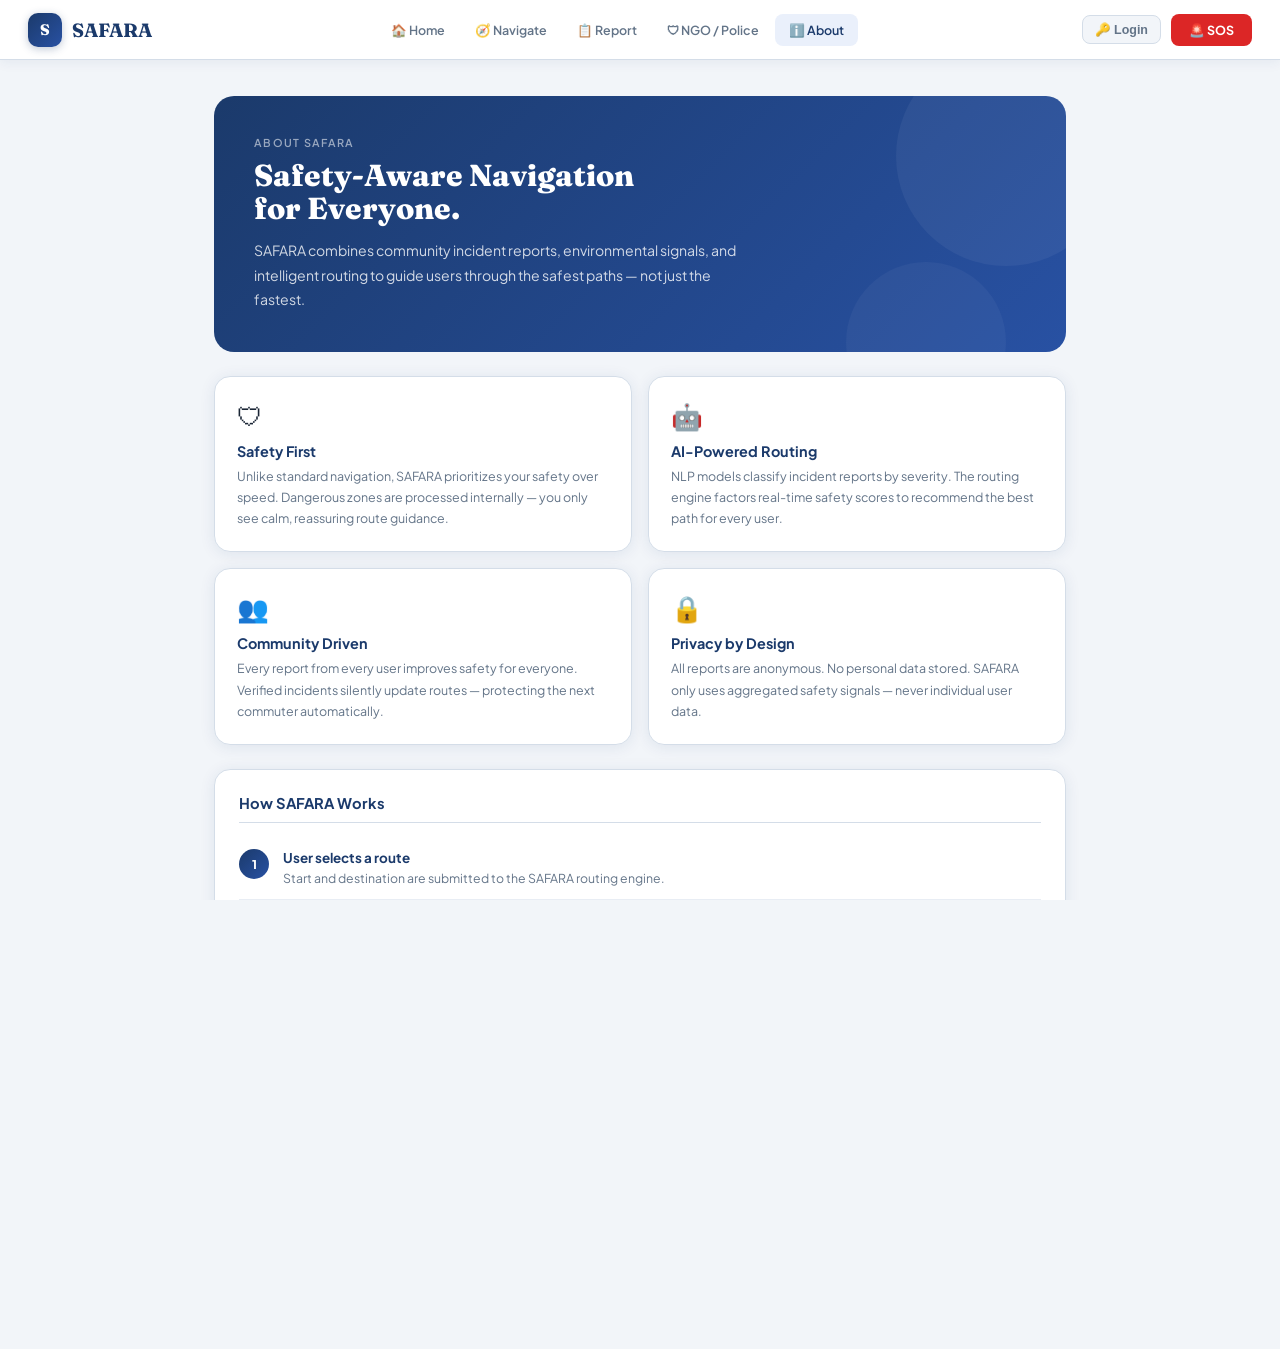
<file: frontend/about.html>
<!DOCTYPE html>
<html lang="en">
<head>
<meta charset="UTF-8"/>
<meta name="viewport" content="width=device-width, initial-scale=1.0"/>
<title>About — SAFARA</title>
<link rel="stylesheet" href="css/styles.css"/>
<style>
.about-hero {
  background:linear-gradient(135deg,var(--blue),var(--blue2));
  border-radius:20px; padding:40px; margin-bottom:24px;
  color:#fff; position:relative; overflow:hidden;
}
.about-hero::before { content:''; position:absolute; right:-50px; top:-50px; width:220px; height:220px; border-radius:50%; background:rgba(255,255,255,.05); }
.about-hero::after  { content:''; position:absolute; right:60px; bottom:-70px; width:160px; height:160px; border-radius:50%; background:rgba(255,255,255,.04); }
.ah-lbl  { font-size:.68rem; letter-spacing:.12em; text-transform:uppercase; color:rgba(255,255,255,.55); margin-bottom:10px; font-weight:600; display:block; }
.ah-ttl  { font-family:'Fraunces',serif; font-weight:800; font-size:1.9rem; line-height:1.1; margin-bottom:12px; position:relative; }
.ah-sub  { font-size:.88rem; color:rgba(255,255,255,.8); line-height:1.75; max-width:500px; position:relative; }
.about-grid { display:grid; grid-template-columns:1fr 1fr; gap:16px; margin-bottom:24px; }
.ac { background:var(--white); border:1.5px solid var(--border); border-radius:16px; padding:22px; box-shadow:var(--shadow); transition:all .2s; }
.ac:hover { transform:translateY(-3px); box-shadow:var(--shadow2); }
.ac-ico  { font-size:1.6rem; margin-bottom:10px; }
.ac-ttl  { font-weight:700; font-size:.9rem; color:var(--blue); margin-bottom:6px; }
.ac-txt  { font-size:.78rem; color:var(--muted); line-height:1.7; }
.how-card { background:var(--white); border:1.5px solid var(--border); border-radius:16px; padding:24px; box-shadow:var(--shadow); margin-bottom:24px; }
.how-ttl  { font-weight:700; font-size:.92rem; color:var(--blue); margin-bottom:16px; padding-bottom:10px; border-bottom:1px solid var(--border); }
.how-step { display:flex; gap:14px; align-items:flex-start; padding:10px 0; border-bottom:1px solid var(--s1); }
.how-step:last-child { border-bottom:none; }
.hn { width:30px; height:30px; border-radius:50%; background:linear-gradient(135deg,var(--blue),var(--blue2)); color:#fff; display:flex; align-items:center; justify-content:center; font-weight:800; font-size:.75rem; flex-shrink:0; }
.hs-t { font-weight:700; font-size:.84rem; color:var(--blue); margin-bottom:3px; }
.hs-d { font-size:.77rem; color:var(--muted); line-height:1.6; }
.sdg-row { display:grid; grid-template-columns:1fr 1fr; gap:14px; }
.sdg-c { background:var(--white); border:1.5px solid var(--border); border-radius:14px; padding:20px; display:flex; gap:14px; align-items:flex-start; box-shadow:var(--shadow); }
.sn { font-family:'Fraunces',serif; font-weight:800; font-size:2.2rem; line-height:1; flex-shrink:0; }
.sn5 { color:#d4381e; } .sn11 { color:#e89220; }
.sg { font-weight:700; font-size:.84rem; color:var(--blue); margin-bottom:5px; }
.st { font-size:.76rem; color:var(--muted); line-height:1.6; }
@media(max-width:600px) { .about-grid,.sdg-row { grid-template-columns:1fr; } }
</style>
</head>
<body>
<nav class="navbar" id="navbar"></nav>
<div class="page-wrap">
  <div class="about-hero fu">
    <span class="ah-lbl">About SAFARA</span>
    <h1 class="ah-ttl">Safety-Aware Navigation<br>for Everyone.</h1>
    <p class="ah-sub">SAFARA combines community incident reports, environmental signals, and intelligent routing to guide users through the safest paths — not just the fastest.</p>
  </div>

  <div class="about-grid fu d1">
    <div class="ac"><div class="ac-ico">🛡</div><div class="ac-ttl">Safety First</div><p class="ac-txt">Unlike standard navigation, SAFARA prioritizes your safety over speed. Dangerous zones are processed internally — you only see calm, reassuring route guidance.</p></div>
    <div class="ac"><div class="ac-ico">🤖</div><div class="ac-ttl">AI-Powered Routing</div><p class="ac-txt">NLP models classify incident reports by severity. The routing engine factors real-time safety scores to recommend the best path for every user.</p></div>
    <div class="ac"><div class="ac-ico">👥</div><div class="ac-ttl">Community Driven</div><p class="ac-txt">Every report from every user improves safety for everyone. Verified incidents silently update routes — protecting the next commuter automatically.</p></div>
    <div class="ac"><div class="ac-ico">🔒</div><div class="ac-ttl">Privacy by Design</div><p class="ac-txt">All reports are anonymous. No personal data stored. SAFARA only uses aggregated safety signals — never individual user data.</p></div>
  </div>

  <div class="how-card fu d2">
    <div class="how-ttl">How SAFARA Works</div>
    <div class="how-step"><div class="hn">1</div><div><div class="hs-t">User selects a route</div><p class="hs-d">Start and destination are submitted to the SAFARA routing engine.</p></div></div>
    <div class="how-step"><div class="hn">2</div><div><div class="hs-t">Safety data analyzed</div><p class="hs-d">Community reports are processed internally through our multi-level verification system. Users never see danger zones.</p></div></div>
    <div class="how-step"><div class="hn">3</div><div><div class="hs-t">Safest route recommended</div><p class="hs-d">Only the safest available route is shown with a calm safety score — no alarming warnings shown to users.</p></div></div>
    <div class="how-step"><div class="hn">4</div><div><div class="hs-t">NGO verification layer</div><p class="hs-d">Reports are verified by trusted NGO partners before affecting routing. Reputation system prevents abuse.</p></div></div>
    <div class="how-step"><div class="hn">5</div><div><div class="hs-t">Routes update silently</div><p class="hs-d">When incidents are confirmed, routes recalculate in the background. Users receive a calm reassuring update.</p></div></div>
  </div>

  <div class="sdg-row fu d3">
    <div class="sdg-c"><div class="sn sn5">5</div><div><div class="sg">SDG 5 — Gender Equality</div><p class="st">SAFARA addresses gender-based harassment in public spaces, making cities safer and more equitable for women and gender-diverse individuals worldwide.</p></div></div>
    <div class="sdg-c"><div class="sn sn11">11</div><div><div class="sg">SDG 11 — Sustainable Cities</div><p class="st">Safe mobility is foundational to sustainable cities. SAFARA builds data-driven safety infrastructure that makes urban transit trusted and accessible for all.</p></div></div>
  </div>
</div>
<script src="js/utils.js"></script>
<script src="js/navbar.js"></script>
</body>
</html>
</file>
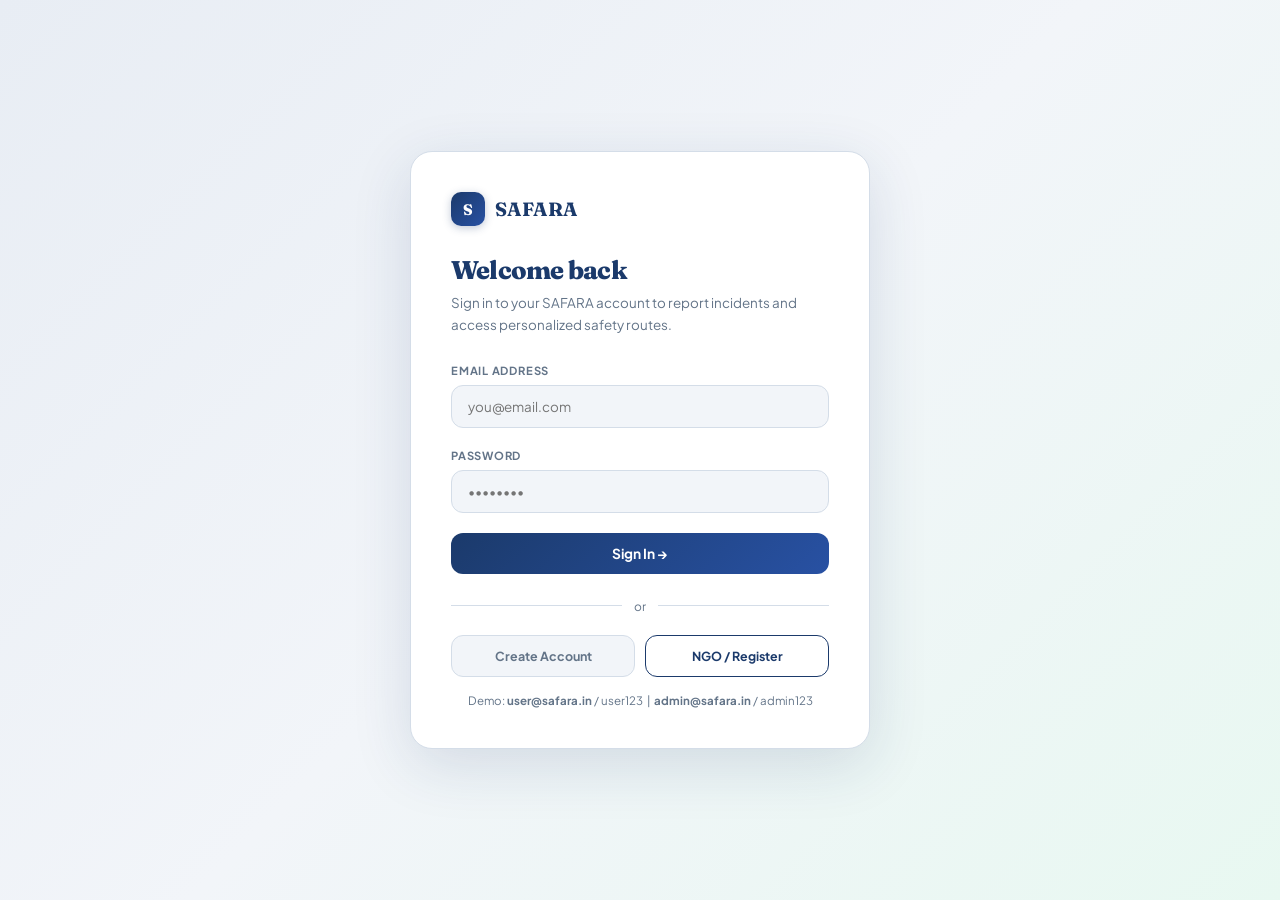
<file: frontend/admin_dashboard.html>
<!DOCTYPE html>
<html lang="en">
<head>
<meta charset="UTF-8"/>
<meta name="viewport" content="width=device-width, initial-scale=1.0"/>
<title>Admin Dashboard — SAFARA</title>
<link rel="stylesheet" href="css/styles.css"/>
<style>
.dash-wrap { padding:28px; max-width:1100px; margin:0 auto; }
.section-ttl { font-family:'Fraunces',serif; font-weight:700; font-size:1.1rem; color:var(--blue); margin-bottom:14px; margin-top:28px; display:flex; align-items:center; gap:8px; }
.ngo-card {
  background:var(--white); border:1.5px solid var(--border);
  border-radius:12px; padding:18px 20px; margin-bottom:10px;
  display:flex; align-items:center; gap:16px; transition:all .2s;
}
.ngo-card:hover { box-shadow:var(--shadow); }
.nc-info { flex:1; }
.nc-org  { font-weight:700; font-size:.9rem; color:var(--blue); }
.nc-meta { font-size:.75rem; color:var(--muted); margin-top:3px; }
.nc-actions { display:flex; gap:8px; }
.users-table-wrap { background:var(--white); border:1.5px solid var(--border); border-radius:12px; overflow:hidden; box-shadow:var(--shadow); }
</style>
</head>
<body>
<nav class="navbar" id="navbar"></nav>
<div class="dash-wrap">
  <div class="pg-header fu">
    <span class="pg-label">Admin Panel</span>
    <h1 class="pg-title">System Dashboard</h1>
    <p class="pg-sub">Monitor the SAFARA platform, approve NGO registrations, and oversee system health.</p>
  </div>

  <div class="stats-row fu d1" id="admin-stats"></div>

  <!-- NGO APPROVALS -->
  <div class="section-ttl fu d2">🏢 Pending NGO Approvals <span class="badge badge-orange" id="pending-count">0</span></div>
  <div id="ngo-pending-list" class="fu d3"></div>

  <!-- ALL USERS -->
  <div class="section-ttl fu d4">👥 Registered Users</div>
  <div class="users-table-wrap fu d5">
    <table id="users-table">
      <thead><tr><th>Name</th><th>Email</th><th>Role</th><th>Reputation</th><th>Joined</th></tr></thead>
      <tbody id="users-body"></tbody>
    </table>
  </div>

  <!-- INCIDENTS OVERVIEW -->
  <div class="section-ttl" style="margin-top:28px">📊 All Incidents</div>
  <div class="users-table-wrap">
    <table>
      <thead><tr><th>Type</th><th>Location</th><th>Credibility</th><th>Status</th><th>Time</th></tr></thead>
      <tbody id="inc-body"></tbody>
    </table>
  </div>
</div>

<script src="js/utils.js"></script>
<script src="js/navbar.js"></script>
<script>
document.addEventListener('DOMContentLoaded', () => {
  if (!Auth.require('admin')) return;
  render();
});

function render() {
  const d = DB.get();

  // Stats
  document.getElementById('admin-stats').innerHTML = `
    <div class="stat-card"><div class="stat-val">${d.users.length}</div><div class="stat-key">Total Users</div></div>
    <div class="stat-card"><div class="stat-val orange">${d.ngoPending.filter(n=>n.status==='pending').length}</div><div class="stat-key">Pending NGOs</div></div>
    <div class="stat-card"><div class="stat-val">${d.incidents.length}</div><div class="stat-key">Total Incidents</div></div>
    <div class="stat-card"><div class="stat-val green">${d.incidents.filter(i=>i.status==='confirmed').length}</div><div class="stat-key">Confirmed</div></div>
  `;
  document.getElementById('pending-count').textContent = d.ngoPending.filter(n=>n.status==='pending').length;

  // NGO Pending
  const pending = d.ngoPending.filter(n => n.status === 'pending');
  const ngoList = document.getElementById('ngo-pending-list');
  if (!pending.length) {
    ngoList.innerHTML = '<div style="padding:20px;text-align:center;color:var(--muted);font-size:.82rem;background:var(--white);border-radius:12px;border:1.5px solid var(--border)">No pending NGO applications.</div>';
  } else {
    ngoList.innerHTML = pending.map(n => `
      <div class="ngo-card">
        <div class="nc-info">
          <div class="nc-org">${n.org}</div>
          <div class="nc-meta">${n.email} · ${n.city} · ID: ${n.regId} · Applied: ${n.joined}</div>
        </div>
        <span class="badge badge-orange">Pending</span>
        <div class="nc-actions">
          <button class="btn btn-green btn-sm" onclick="approveNGO(${n.id})">✓ Approve</button>
          <button class="btn btn-ghost btn-sm" onclick="rejectNGO(${n.id})">✕ Reject</button>
        </div>
      </div>
    `).join('');
  }

  // Users table
  document.getElementById('users-body').innerHTML = d.users.map(u => `
    <tr>
      <td>${u.name}</td>
      <td>${u.email}</td>
      <td><span class="badge ${u.role==='admin'?'badge-red':u.role==='ngo'?'badge-orange':'badge-blue'}">${u.role}</span></td>
      <td>${u.reputation || 1}/10</td>
      <td>${u.joined || '—'}</td>
    </tr>
  `).join('');

  // Incidents table
  document.getElementById('inc-body').innerHTML = d.incidents.map(i => {
    const cls = i.status==='confirmed'?'badge-green':i.status==='rejected'?'badge-red':i.status==='flagged'?'badge-orange':'badge-blue';
    return `<tr><td>${i.type}</td><td>${i.location}</td><td>${i.credibility||1}</td><td><span class="badge ${cls}">${i.status}</span></td><td style="font-size:.75rem">${i.timestamp||'—'}</td></tr>`;
  }).join('');
}

function approveNGO(id) {
  DB.approveNGO(id);
  showToast('✅','g','NGO Approved','Organization now has dashboard access.');
  render();
}
function rejectNGO(id) {
  DB.rejectNGO(id);
  showToast('❌','r','NGO Rejected','Application has been declined.');
  render();
}
</script>
</body>
</html>
</file>
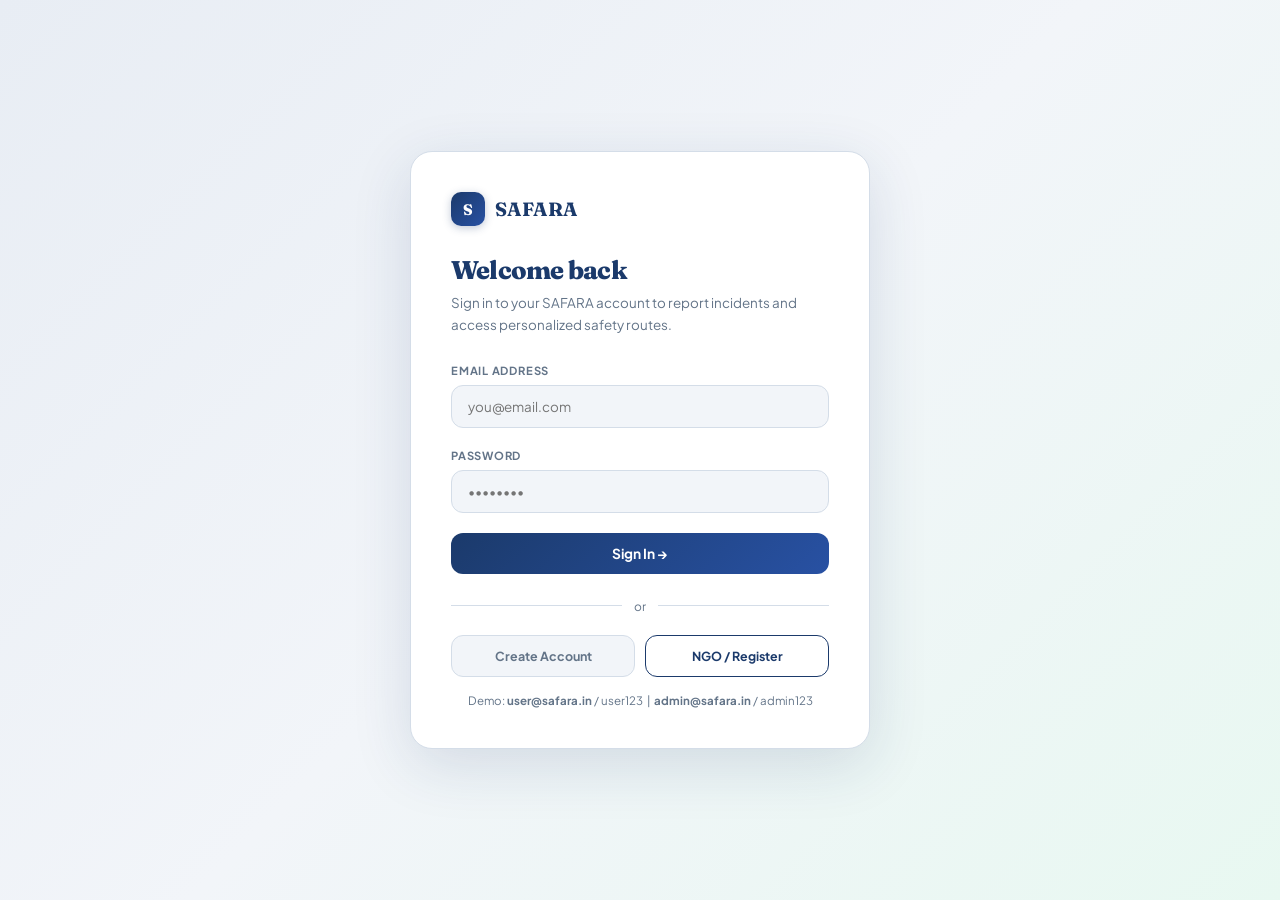
<file: frontend/login.html>
<!DOCTYPE html>
<html lang="en">
<head>
<meta charset="UTF-8"/>
<meta name="viewport" content="width=device-width, initial-scale=1.0"/>
<title>Login — SAFARA</title>
<link rel="stylesheet" href="css/styles.css"/>
</head>
<body>
<div class="auth-wrap">
  <div class="auth-card">
    <div class="auth-logo">
      <div class="nb-mark">S</div>
      <span style="font-family:'Fraunces',serif;font-weight:700;font-size:1.2rem;color:var(--blue)">SAFARA</span>
    </div>
    <h2 class="auth-title">Welcome back</h2>
    <p class="auth-sub">Sign in to your SAFARA account to report incidents and access personalized safety routes.</p>

    <div class="alert alert-blue" id="login-error" style="display:none;margin-bottom:16px;font-size:.8rem">
      ⚠️ Invalid email or password. Try: user@safara.in / user123
    </div>

    <div class="form-group">
      <label class="form-label">Email Address</label>
      <input class="form-input" id="login-email" type="email" placeholder="you@email.com"/>
    </div>
    <div class="form-group">
      <label class="form-label">Password</label>
      <input class="form-input" id="login-pass" type="password" placeholder="••••••••"/>
    </div>
    <button class="btn btn-primary btn-full" onclick="doLogin()">Sign In →</button>

    <div class="auth-divider"><span>or</span></div>

    <div style="display:grid;grid-template-columns:1fr 1fr;gap:10px">
      <a href="signup.html" class="btn btn-ghost" style="justify-content:center;font-size:.78rem">Create Account</a>
      <a href="ngo_signup.html" class="btn btn-outline" style="justify-content:center;font-size:.78rem">NGO / Register</a>
    </div>

    <div class="auth-footer" style="margin-top:16px;font-size:.72rem">
      Demo: <strong>user@safara.in</strong> / user123 &nbsp;|&nbsp; <strong>admin@safara.in</strong> / admin123
    </div>
  </div>
</div>
<script src="js/utils.js"></script>
<script>
function doLogin() {
  const email = document.getElementById('login-email').value.trim();
  const pass  = document.getElementById('login-pass').value;
  const user  = DB.findUser(email, pass);
  if (!user) { document.getElementById('login-error').style.display='flex'; return; }
  Auth.save(user);
  if (user.role === 'admin') window.location.href = 'admin_dashboard.html';
  else if (user.role === 'ngo') window.location.href = 'ngo_dashboard.html';
  else window.location.href = 'index.html';
}
document.addEventListener('keydown', e => { if(e.key==='Enter') doLogin(); });
</script>
</body>
</html>
</file>
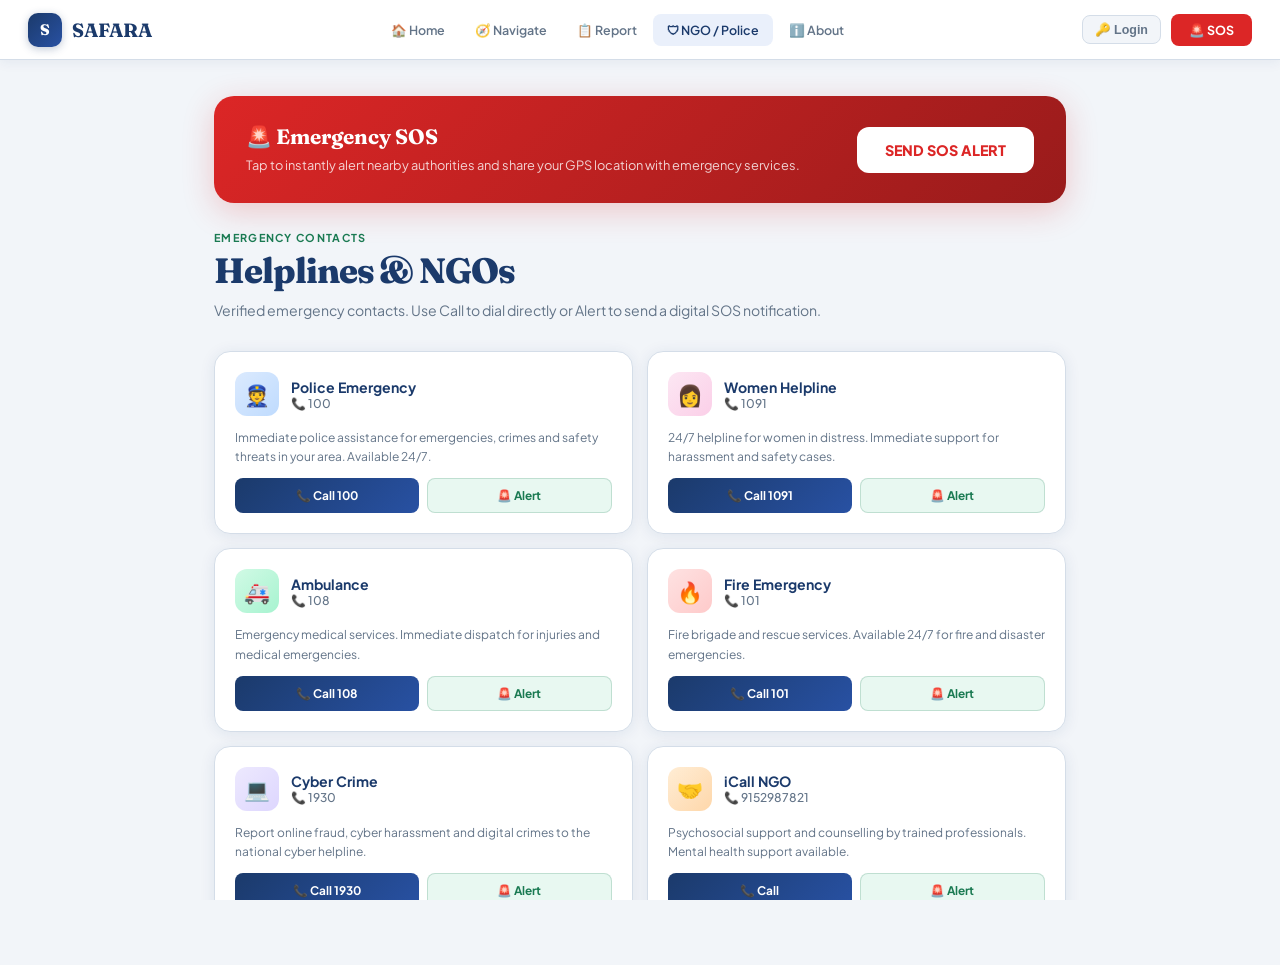
<file: frontend/ngo.html>
<!DOCTYPE html>
<html lang="en">
<head>
<meta charset="UTF-8"/>
<meta name="viewport" content="width=device-width, initial-scale=1.0"/>
<title>NGO / Police — SAFARA</title>
<link rel="stylesheet" href="css/styles.css"/>
<style>
.sos-banner {
  background:linear-gradient(135deg,#dc2626,#991b1b);
  border-radius:20px; padding:28px 32px; margin-bottom:28px;
  display:flex; align-items:center; justify-content:space-between; gap:20px;
  box-shadow:0 8px 32px rgba(220,38,38,.22);
}
.sb-ttl { font-family:'Fraunces',serif; font-weight:700; font-size:1.3rem; color:#fff; margin-bottom:6px; }
.sb-sub { font-size:.8rem; color:rgba(255,255,255,.8); line-height:1.6; }
.sos-big {
  background:#fff; color:#dc2626; border:none;
  padding:14px 28px; border-radius:12px;
  font-family:'Plus Jakarta Sans',sans-serif; font-weight:800; font-size:.9rem;
  cursor:pointer; white-space:nowrap; transition:all .2s; flex-shrink:0;
}
.sos-big:hover { transform:scale(1.05); box-shadow:0 4px 20px rgba(0,0,0,.2); }

.contacts-grid { display:grid; grid-template-columns:1fr 1fr; gap:14px; }
.cc {
  background:var(--white); border:1.5px solid var(--border);
  border-radius:16px; padding:20px; box-shadow:var(--shadow); transition:all .22s;
}
.cc:hover { transform:translateY(-3px); box-shadow:var(--shadow2); border-color:var(--blue3); }
.cc-top { display:flex; align-items:center; gap:12px; margin-bottom:12px; }
.cc-ico { width:44px; height:44px; border-radius:12px; display:flex; align-items:center; justify-content:center; font-size:1.3rem; flex-shrink:0; }
.ico-p { background:linear-gradient(135deg,#dbeafe,#bfdbfe); }
.ico-w { background:linear-gradient(135deg,#fce7f3,#fbcfe8); }
.ico-a { background:linear-gradient(135deg,#d1fae5,#a7f3d0); }
.ico-f { background:linear-gradient(135deg,#fee2e2,#fecaca); }
.ico-c { background:linear-gradient(135deg,#ede9fe,#ddd6fe); }
.ico-n { background:linear-gradient(135deg,#ffedd5,#fed7aa); }
.cc-name { font-weight:700; font-size:.88rem; color:var(--blue); }
.cc-num  { font-size:.75rem; color:var(--muted); font-weight:500; }
.cc-desc { font-size:.75rem; color:var(--muted); line-height:1.6; margin-bottom:12px; }
.cc-btns { display:flex; gap:8px; }
.cc-call {
  flex:1; background:linear-gradient(135deg,var(--blue),var(--blue2));
  color:#fff; border:none; padding:9px; border-radius:8px;
  font-family:'Plus Jakarta Sans',sans-serif; font-weight:700; font-size:.74rem;
  cursor:pointer; transition:all .2s;
}
.cc-call:hover { opacity:.88; transform:translateY(-1px); }
.cc-alrt {
  flex:1; background:var(--green-light); color:var(--green);
  border:1.5px solid rgba(26,122,82,.2); padding:9px; border-radius:8px;
  font-family:'Plus Jakarta Sans',sans-serif; font-weight:700; font-size:.74rem;
  cursor:pointer; transition:all .2s;
}
.cc-alrt:hover { background:var(--green2); color:#fff; border-color:var(--green2); }

@media(max-width:600px) {
  .contacts-grid { grid-template-columns:1fr; }
  .sos-banner { flex-direction:column; text-align:center; }
}
</style>
</head>
<body>
<nav class="navbar" id="navbar"></nav>

<div class="page-wrap">

  <div class="sos-banner fu">
    <div>
      <div class="sb-ttl">🚨 Emergency SOS</div>
      <div class="sb-sub">Tap to instantly alert nearby authorities and share your GPS location with emergency services.</div>
    </div>
    <button class="sos-big" onclick="triggerSOS()">SEND SOS ALERT</button>
  </div>

  <div class="pg-header fu d1">
    <span class="pg-label">Emergency Contacts</span>
    <h1 class="pg-title">Helplines &amp; NGOs</h1>
    <p class="pg-sub">Verified emergency contacts. Use Call to dial directly or Alert to send a digital SOS notification.</p>
  </div>

  <div class="contacts-grid fu d2">
    <div class="cc">
      <div class="cc-top"><div class="cc-ico ico-p">👮</div><div><div class="cc-name">Police Emergency</div><div class="cc-num">📞 100</div></div></div>
      <div class="cc-desc">Immediate police assistance for emergencies, crimes and safety threats in your area. Available 24/7.</div>
      <div class="cc-btns"><button class="cc-call" onclick="fakeCall('100')">📞 Call 100</button><button class="cc-alrt" onclick="sendAlert('Police')">🚨 Alert</button></div>
    </div>
    <div class="cc">
      <div class="cc-top"><div class="cc-ico ico-w">👩</div><div><div class="cc-name">Women Helpline</div><div class="cc-num">📞 1091</div></div></div>
      <div class="cc-desc">24/7 helpline for women in distress. Immediate support for harassment and safety cases.</div>
      <div class="cc-btns"><button class="cc-call" onclick="fakeCall('1091')">📞 Call 1091</button><button class="cc-alrt" onclick="sendAlert('Women Helpline')">🚨 Alert</button></div>
    </div>
    <div class="cc">
      <div class="cc-top"><div class="cc-ico ico-a">🚑</div><div><div class="cc-name">Ambulance</div><div class="cc-num">📞 108</div></div></div>
      <div class="cc-desc">Emergency medical services. Immediate dispatch for injuries and medical emergencies.</div>
      <div class="cc-btns"><button class="cc-call" onclick="fakeCall('108')">📞 Call 108</button><button class="cc-alrt" onclick="sendAlert('Ambulance')">🚨 Alert</button></div>
    </div>
    <div class="cc">
      <div class="cc-top"><div class="cc-ico ico-f">🔥</div><div><div class="cc-name">Fire Emergency</div><div class="cc-num">📞 101</div></div></div>
      <div class="cc-desc">Fire brigade and rescue services. Available 24/7 for fire and disaster emergencies.</div>
      <div class="cc-btns"><button class="cc-call" onclick="fakeCall('101')">📞 Call 101</button><button class="cc-alrt" onclick="sendAlert('Fire Brigade')">🚨 Alert</button></div>
    </div>
    <div class="cc">
      <div class="cc-top"><div class="cc-ico ico-c">💻</div><div><div class="cc-name">Cyber Crime</div><div class="cc-num">📞 1930</div></div></div>
      <div class="cc-desc">Report online fraud, cyber harassment and digital crimes to the national cyber helpline.</div>
      <div class="cc-btns"><button class="cc-call" onclick="fakeCall('1930')">📞 Call 1930</button><button class="cc-alrt" onclick="sendAlert('Cyber Crime')">🚨 Alert</button></div>
    </div>
    <div class="cc">
      <div class="cc-top"><div class="cc-ico ico-n">🤝</div><div><div class="cc-name">iCall NGO</div><div class="cc-num">📞 9152987821</div></div></div>
      <div class="cc-desc">Psychosocial support and counselling by trained professionals. Mental health support available.</div>
      <div class="cc-btns"><button class="cc-call" onclick="fakeCall('9152987821')">📞 Call</button><button class="cc-alrt" onclick="sendAlert('iCall NGO')">🚨 Alert</button></div>
    </div>
  </div>
</div>

<script src="js/utils.js"></script>
<script src="js/navbar.js"></script>
<script>
function fakeCall(n) { showToast('📞','b','Connecting…','Calling ' + n + '…'); }
function sendAlert(s) { showToast('🚨','r','Alert sent to ' + s,'Emergency alert sent to nearby authorities.'); }
</script>
</body>
</html>
</file>
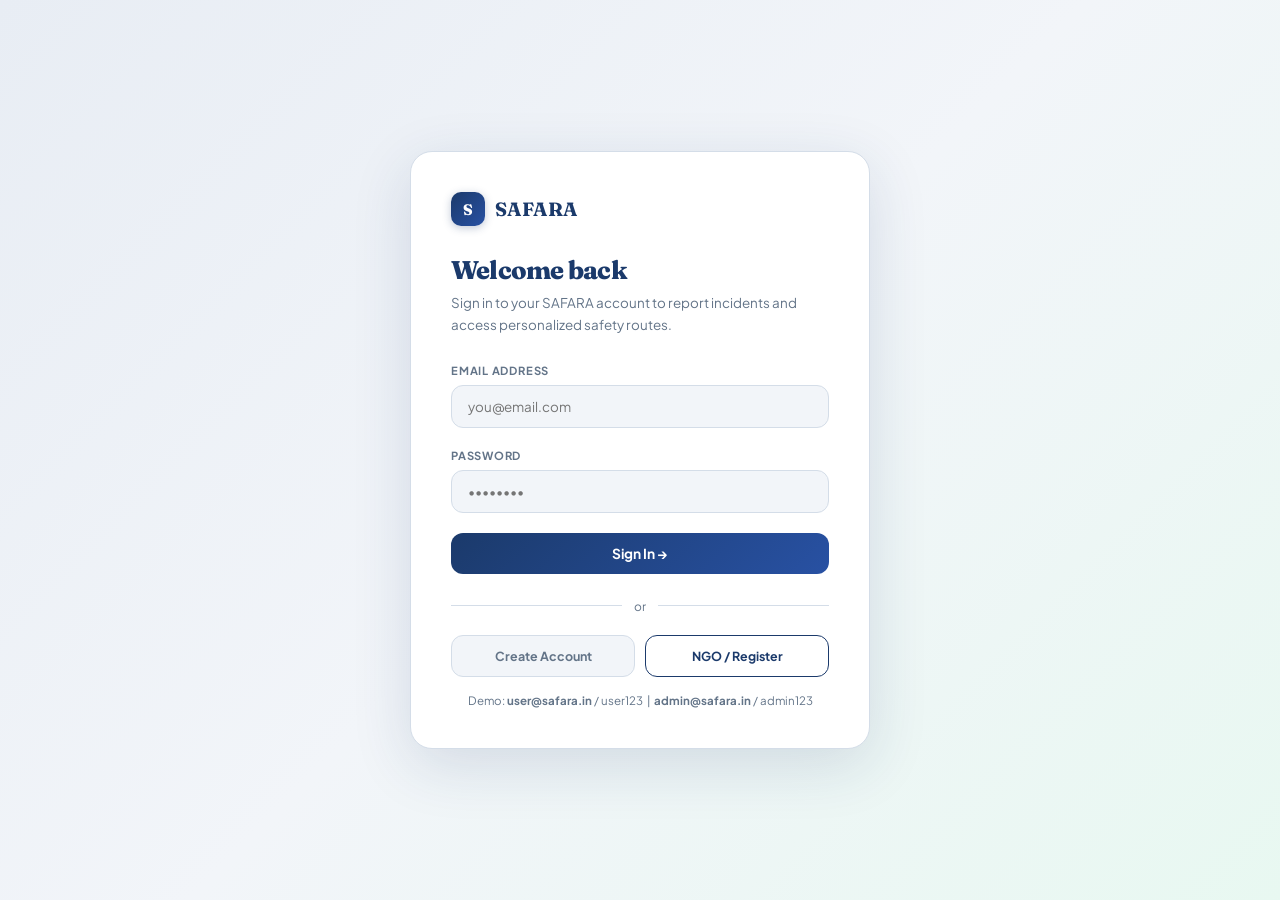
<file: frontend/ngo_dashboard.html>
<!DOCTYPE html>
<html lang="en">
<head>
<meta charset="UTF-8"/>
<meta name="viewport" content="width=device-width, initial-scale=1.0"/>
<title>NGO Dashboard — SAFARA</title>
<link rel="stylesheet" href="css/styles.css"/>
<style>
.dash-wrap { padding:28px; max-width:1100px; margin:0 auto; }
.incident-row {
  background:var(--white); border:1.5px solid var(--border);
  border-radius:12px; padding:16px 18px; margin-bottom:10px;
  display:flex; align-items:center; gap:16px; transition:all .2s;
}
.incident-row:hover { box-shadow:var(--shadow); }
.ir-type { width:140px; flex-shrink:0; font-weight:700; font-size:.84rem; color:var(--blue); }
.ir-loc  { flex:1; font-size:.82rem; color:var(--text); }
.ir-cred { width:80px; text-align:center; }
.ir-cred-val { font-weight:800; font-size:1rem; color:var(--blue); }
.ir-cred-key { font-size:.6rem; color:var(--muted); text-transform:uppercase; }
.ir-time { width:130px; font-size:.72rem; color:var(--muted); }
.ir-actions { display:flex; gap:6px; }
.btn-confirm { background:var(--green-light); color:var(--green); border:1.5px solid rgba(26,122,82,.25); padding:7px 12px; border-radius:7px; font-family:'Plus Jakarta Sans',sans-serif; font-weight:700; font-size:.72rem; cursor:pointer; transition:all .2s; }
.btn-confirm:hover { background:var(--green2); color:#fff; border-color:var(--green2); }
.btn-reject  { background:var(--red-light); color:var(--red); border:1.5px solid rgba(220,38,38,.25); padding:7px 12px; border-radius:7px; font-family:'Plus Jakarta Sans',sans-serif; font-weight:700; font-size:.72rem; cursor:pointer; transition:all .2s; }
.btn-reject:hover { background:var(--red); color:#fff; border-color:var(--red); }
.btn-invest  { background:var(--orange-light); color:var(--orange); border:1.5px solid rgba(217,119,6,.25); padding:7px 12px; border-radius:7px; font-family:'Plus Jakarta Sans',sans-serif; font-weight:700; font-size:.72rem; cursor:pointer; transition:all .2s; }
.filter-bar { display:flex; gap:8px; margin-bottom:20px; flex-wrap:wrap; }
.filter-btn { padding:7px 16px; border-radius:100px; border:1.5px solid var(--border); background:var(--bg); color:var(--muted); font-family:'Plus Jakarta Sans',sans-serif; font-weight:600; font-size:.75rem; cursor:pointer; transition:all .2s; }
.filter-btn:hover, .filter-btn.on { background:var(--blue-light); color:var(--blue); border-color:var(--blue3); }
</style>
</head>
<body>
<nav class="navbar" id="navbar"></nav>
<div class="dash-wrap">
  <div class="pg-header fu">
    <span class="pg-label">NGO Dashboard</span>
    <h1 class="pg-title">Incident Verification</h1>
    <p class="pg-sub">Review and verify community-submitted incidents. Only confirmed incidents affect route safety scores.</p>
  </div>

  <div class="stats-row fu d1" id="ngo-stats"></div>

  <div class="filter-bar fu d2">
    <button class="filter-btn on" onclick="filterIncidents('all',this)">All</button>
    <button class="filter-btn" onclick="filterIncidents('pending',this)">Pending</button>
    <button class="filter-btn" onclick="filterIncidents('flagged',this)">Flagged</button>
    <button class="filter-btn" onclick="filterIncidents('confirmed',this)">Confirmed</button>
    <button class="filter-btn" onclick="filterIncidents('rejected',this)">Rejected</button>
  </div>

  <div id="incidents-list" class="fu d3"></div>
</div>

<script src="js/utils.js"></script>
<script src="js/navbar.js"></script>
<script>
document.addEventListener('DOMContentLoaded', () => {
  if (!Auth.require('ngo')) return;
  renderStats();
  renderIncidents('all');
});

function renderStats() {
  const d = DB.get();
  const all = d.incidents;
  document.getElementById('ngo-stats').innerHTML = `
    <div class="stat-card"><div class="stat-val">${all.length}</div><div class="stat-key">Total Reports</div></div>
    <div class="stat-card"><div class="stat-val orange">${all.filter(i=>i.status==='pending').length}</div><div class="stat-key">Pending Review</div></div>
    <div class="stat-card"><div class="stat-val red">${all.filter(i=>i.status==='flagged').length}</div><div class="stat-key">Flagged</div></div>
    <div class="stat-card"><div class="stat-val green">${all.filter(i=>i.status==='confirmed').length}</div><div class="stat-key">Confirmed</div></div>
  `;
}

let currentFilter = 'all';
function filterIncidents(f, btn) {
  currentFilter = f;
  document.querySelectorAll('.filter-btn').forEach(b => b.classList.remove('on'));
  btn.classList.add('on');
  renderIncidents(f);
}

function renderIncidents(filter) {
  const d = DB.get();
  let list = filter === 'all' ? d.incidents : d.incidents.filter(i => i.status === filter);
  const container = document.getElementById('incidents-list');
  if (!list.length) { container.innerHTML = '<div style="padding:40px;text-align:center;color:var(--muted);font-size:.85rem">No incidents found for this filter.</div>'; return; }

  container.innerHTML = list.map(inc => {
    const statusCls = inc.status==='confirmed'?'badge-green':inc.status==='rejected'?'badge-red':inc.status==='flagged'?'badge-orange':'badge-blue';
    const t = new Date(inc.timestamp);
    const timeStr = isNaN(t) ? inc.timestamp : t.toLocaleDateString('en-IN',{day:'numeric',month:'short',hour:'2-digit',minute:'2-digit'});
    return `
      <div class="incident-row" id="row-${inc.id}">
        <div class="ir-type">
          <div>${inc.type}</div>
          <span class="badge ${statusCls}" style="margin-top:4px">${inc.status}</span>
        </div>
        <div class="ir-loc">
          <div style="font-weight:600">${inc.location}</div>
          <div style="font-size:.74rem;color:var(--muted);margin-top:2px">${inc.desc || 'No description'}</div>
        </div>
        <div class="ir-cred">
          <div class="ir-cred-val">${inc.credibility || inc.reputation || 1}</div>
          <div class="ir-cred-key">Credibility</div>
        </div>
        <div class="ir-time">${timeStr}</div>
        <div class="ir-actions">
          <button class="btn-confirm" onclick="updateStatus(${inc.id},'confirmed')">✓ Confirm</button>
          <button class="btn-invest"  onclick="updateStatus(${inc.id},'flagged')">🔍 Flag</button>
          <button class="btn-reject"  onclick="updateStatus(${inc.id},'rejected')">✕ Reject</button>
        </div>
      </div>
    `;
  }).join('');
}

function updateStatus(id, status) {
  DB.updateIncident(id, { status });
  if (status === 'rejected') {
    const d = DB.get();
    const inc = d.incidents.find(i => i.id == id);
    if (inc && inc.userId) DB.updateReputation(inc.userId, -1);
  }
  showToast(status==='confirmed'?'✅':status==='rejected'?'❌':'🔍', status==='confirmed'?'g':status==='rejected'?'r':'o',
    'Incident ' + status, 'Route safety scores updated.');
  renderStats();
  renderIncidents(currentFilter);
}
</script>
</body>
</html>
</file>
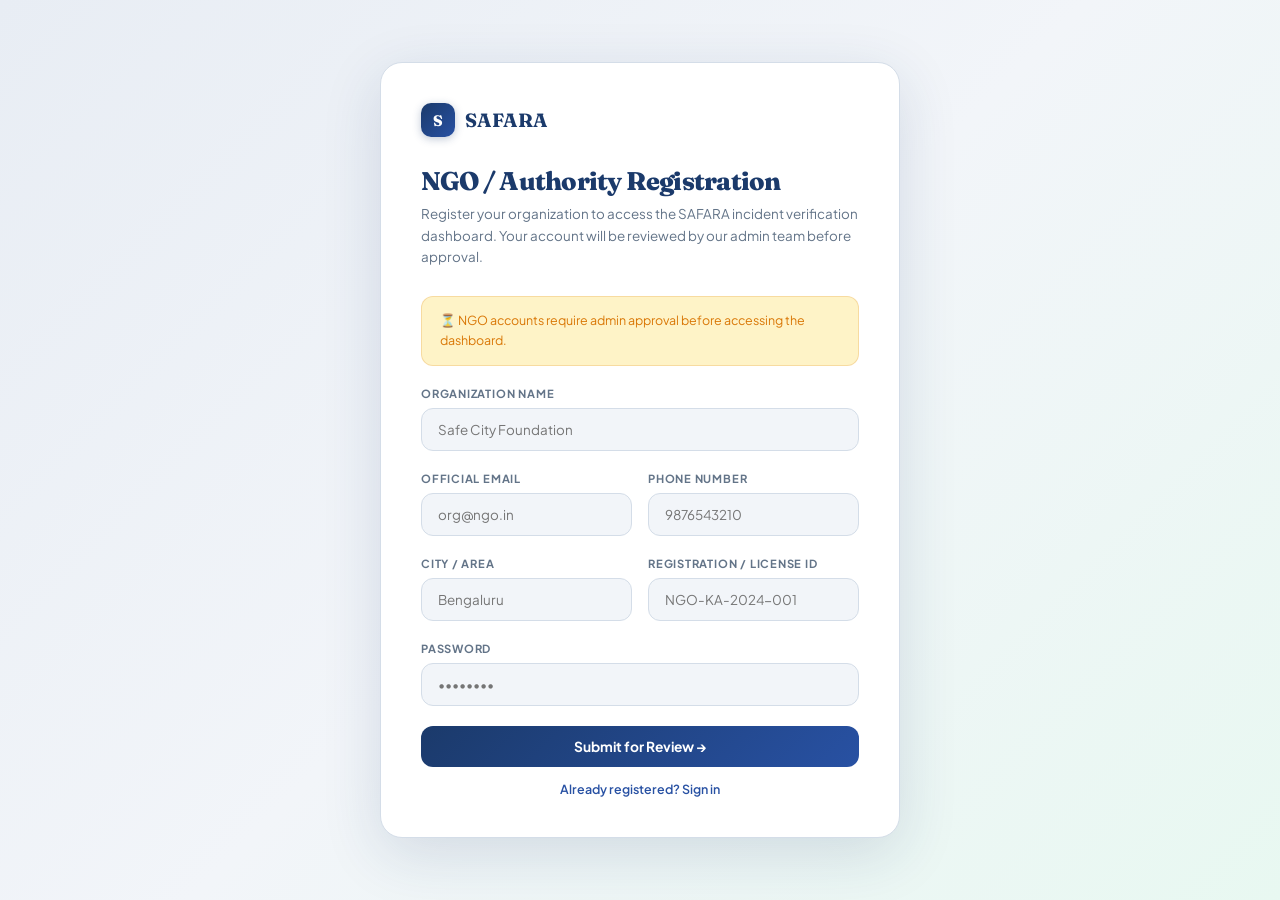
<file: frontend/ngo_signup.html>
<!DOCTYPE html>
<html lang="en">
<head>
<meta charset="UTF-8"/>
<meta name="viewport" content="width=device-width, initial-scale=1.0"/>
<title>NGO Registration — SAFARA</title>
<link rel="stylesheet" href="css/styles.css"/>
</head>
<body>
<div class="auth-wrap">
  <div class="auth-card" style="max-width:520px">
    <div class="auth-logo">
      <div class="nb-mark">S</div>
      <span style="font-family:'Fraunces',serif;font-weight:700;font-size:1.2rem;color:var(--blue)">SAFARA</span>
    </div>
    <h2 class="auth-title">NGO / Authority Registration</h2>
    <p class="auth-sub">Register your organization to access the SAFARA incident verification dashboard. Your account will be reviewed by our admin team before approval.</p>

    <div class="alert alert-orange" style="margin-bottom:20px;font-size:.78rem">
      ⏳ NGO accounts require admin approval before accessing the dashboard.
    </div>

    <div class="form-group">
      <label class="form-label">Organization Name</label>
      <input class="form-input" id="n-org" type="text" placeholder="Safe City Foundation"/>
    </div>
    <div class="form-row">
      <div class="form-group">
        <label class="form-label">Official Email</label>
        <input class="form-input" id="n-email" type="email" placeholder="org@ngo.in"/>
      </div>
      <div class="form-group">
        <label class="form-label">Phone Number</label>
        <input class="form-input" id="n-phone" type="tel" placeholder="9876543210"/>
      </div>
    </div>
    <div class="form-row">
      <div class="form-group">
        <label class="form-label">City / Area</label>
        <input class="form-input" id="n-city" type="text" placeholder="Bengaluru"/>
      </div>
      <div class="form-group">
        <label class="form-label">Registration / License ID</label>
        <input class="form-input" id="n-regid" type="text" placeholder="NGO-KA-2024-001"/>
      </div>
    </div>
    <div class="form-group">
      <label class="form-label">Password</label>
      <input class="form-input" id="n-pass" type="password" placeholder="••••••••"/>
    </div>

    <button class="btn btn-primary btn-full" onclick="doNGOSignup()">Submit for Review →</button>
    <div class="auth-footer" style="margin-top:14px"><a href="login.html">Already registered? Sign in</a></div>
  </div>
</div>
<script src="js/utils.js"></script>
<script>
function doNGOSignup() {
  const org   = document.getElementById('n-org').value.trim();
  const email = document.getElementById('n-email').value.trim();
  const pass  = document.getElementById('n-pass').value;
  const regId = document.getElementById('n-regid').value.trim();
  if (!org || !email || !pass || !regId) { alert('Please fill all required fields.'); return; }
  DB.addNGO({
    org, email, password: pass,
    phone: document.getElementById('n-phone').value,
    city: document.getElementById('n-city').value,
    regId, role: 'ngo', status: 'pending',
    joined: new Date().toISOString().slice(0,10)
  });
  alert('✅ Registration submitted! An admin will review your application.');
  window.location.href = 'login.html';
}
</script>
</body>
</html>
</file>
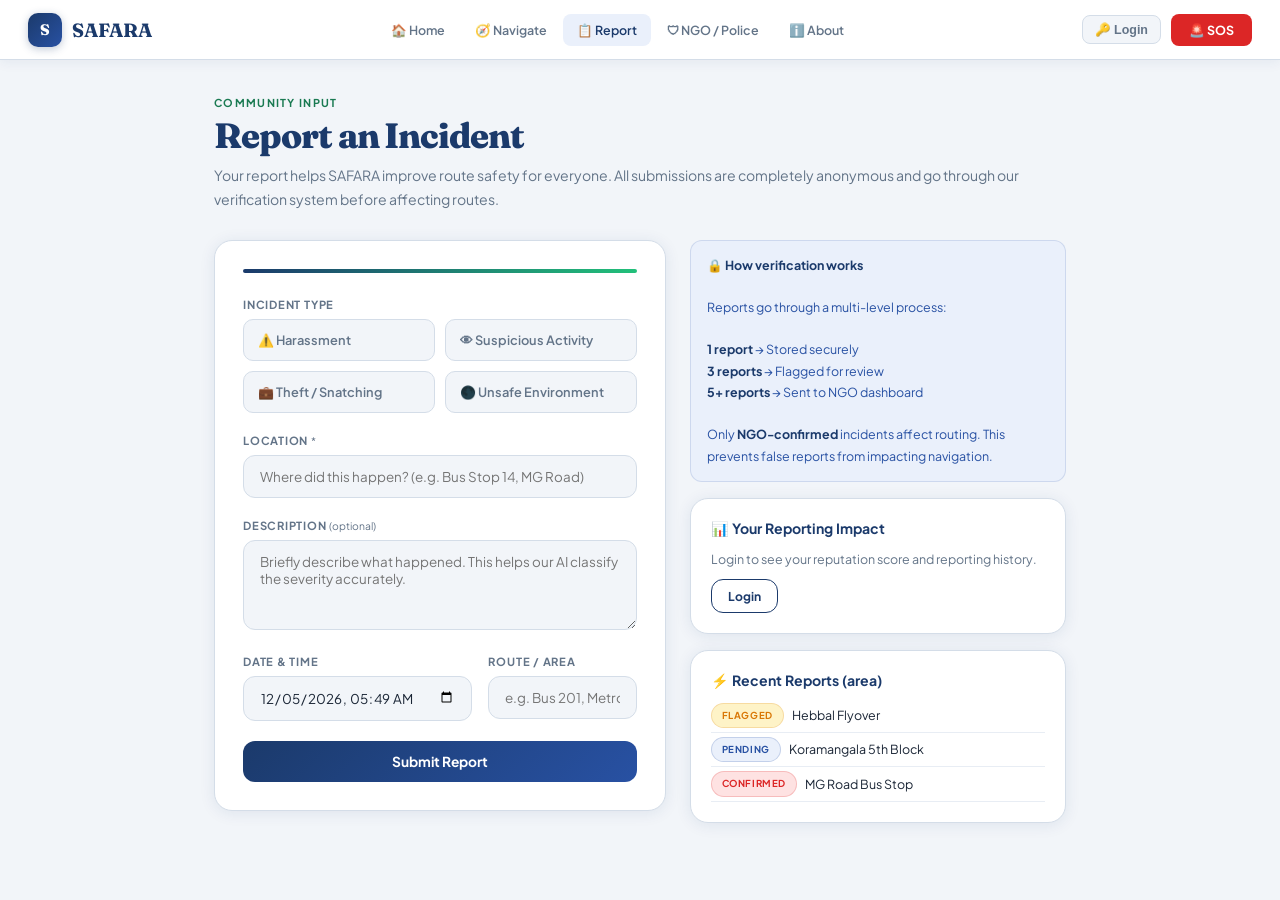
<file: frontend/report.html>
<!DOCTYPE html>
<html lang="en">
<head>
<meta charset="UTF-8"/>
<meta name="viewport" content="width=device-width, initial-scale=1.0"/>
<title>Report Incident — SAFARA</title>
<link rel="stylesheet" href="css/styles.css"/>
<style>
.type-grid { display:grid; grid-template-columns:1fr 1fr; gap:10px; }
.type-btn {
  padding:12px 14px; border-radius:10px; border:1.5px solid var(--border);
  background:var(--bg); color:var(--muted); cursor:pointer;
  font-family:'Plus Jakarta Sans',sans-serif; font-size:.8rem; font-weight:600;
  transition:all .2s; text-align:left; display:flex; align-items:center; gap:8px;
}
.type-btn:hover { border-color:var(--blue2); background:var(--blue-light); color:var(--blue); }
.type-btn.sel  { border-color:var(--blue2); background:var(--blue-light); color:var(--blue); }
.rep-ok {
  display:none; background:var(--green-light); border:1.5px solid rgba(26,122,82,.25);
  border-radius:16px; padding:28px; text-align:center; margin-top:20px;
  animation:pop .5s ease both;
}
.rep-ok-ico { font-size:2.8rem; margin-bottom:12px; }
.rep-ok-ttl { font-family:'Fraunces',serif; font-weight:700; font-size:1.15rem; color:var(--green); margin-bottom:8px; }
.rep-ok-msg { font-size:.82rem; color:var(--muted); line-height:1.75; }

/* verification info box */
.verify-info {
  background:var(--blue-light); border:1px solid rgba(40,81,163,.15);
  border-radius:12px; padding:14px 16px; font-size:.78rem; color:var(--blue2); line-height:1.7;
}
.verify-info strong { color:var(--blue); }
</style>
</head>
<body>
<nav class="navbar" id="navbar"></nav>

<div class="page-wrap">
  <div class="pg-header fu">
    <span class="pg-label">Community Input</span>
    <h1 class="pg-title">Report an Incident</h1>
    <p class="pg-sub">Your report helps SAFARA improve route safety for everyone. All submissions are completely anonymous and go through our verification system before affecting routes.</p>
  </div>

  <div style="display:grid;grid-template-columns:1.2fr 1fr;gap:24px;align-items:start">

    <div class="card card-accent fu d1">
      <div class="form-group">
        <label class="form-label">Incident Type</label>
        <div class="type-grid">
          <button class="type-btn" onclick="selType(this)">⚠️ Harassment</button>
          <button class="type-btn" onclick="selType(this)">👁 Suspicious Activity</button>
          <button class="type-btn" onclick="selType(this)">💼 Theft / Snatching</button>
          <button class="type-btn" onclick="selType(this)">🌑 Unsafe Environment</button>
        </div>
      </div>

      <div class="form-group">
        <label class="form-label">Location <span style="font-size:.65rem;text-transform:none;letter-spacing:0;color:var(--muted);font-weight:400">*</span></label>
        <input class="form-input" id="rep-loc" type="text" placeholder="Where did this happen? (e.g. Bus Stop 14, MG Road)"/>
        <div class="form-error" id="err-loc">Please enter a location.</div>
      </div>

      <div class="form-group">
        <label class="form-label">Description <span style="font-size:.65rem;text-transform:none;letter-spacing:0;color:var(--muted);font-weight:400">(optional)</span></label>
        <textarea class="form-textarea" id="rep-desc" placeholder="Briefly describe what happened. This helps our AI classify the severity accurately."></textarea>
      </div>

      <div class="form-row">
        <div class="form-group">
          <label class="form-label">Date &amp; Time</label>
          <input class="form-input" id="rep-time" type="datetime-local"/>
        </div>
        <div class="form-group">
          <label class="form-label">Route / Area</label>
          <input class="form-input" id="rep-route" type="text" placeholder="e.g. Bus 201, Metro Line"/>
        </div>
      </div>

      <button class="btn btn-primary btn-full" onclick="submitReport()">Submit Report</button>
    </div>

    <div style="display:flex;flex-direction:column;gap:16px">
      <div class="verify-info fu d2">
        <strong>🔒 How verification works</strong><br><br>
        Reports go through a multi-level process:<br><br>
        <strong>1 report</strong> → Stored securely<br>
        <strong>3 reports</strong> → Flagged for review<br>
        <strong>5+ reports</strong> → Sent to NGO dashboard<br><br>
        Only <strong>NGO-confirmed</strong> incidents affect routing. This prevents false reports from impacting navigation.
      </div>

      <div class="card fu d3" style="padding:20px">
        <div style="font-weight:700;font-size:.88rem;color:var(--blue);margin-bottom:14px">📊 Your Reporting Impact</div>
        <div id="rep-impact">
          <div style="font-size:.78rem;color:var(--muted)">Login to see your reputation score and reporting history.</div>
          <a href="login.html" class="btn btn-outline btn-sm" style="margin-top:12px;display:inline-flex">Login</a>
        </div>
      </div>

      <div class="card fu d4" style="padding:20px">
        <div style="font-weight:700;font-size:.88rem;color:var(--blue);margin-bottom:10px">⚡ Recent Reports (area)</div>
        <div id="recent-reports" style="font-size:.78rem;color:var(--muted);line-height:1.8"></div>
      </div>
    </div>
  </div>

  <div class="rep-ok" id="rep-ok">
    <div class="rep-ok-ico">✅</div>
    <div class="rep-ok-ttl">Thank you for your report.</div>
    <div class="rep-ok-msg">SAFARA will use this information to improve route safety for your community.<br>Your identity remains completely anonymous.<br><br>The report has entered our verification queue. Routes will silently update once verified by our NGO partners.</div>
  </div>
</div>

<script src="js/utils.js"></script>
<script src="js/navbar.js"></script>
<script>
let selectedType = null;

document.addEventListener('DOMContentLoaded', () => {
  document.getElementById('rep-time').value = new Date().toISOString().slice(0,16);
  loadUserImpact();
  loadRecentReports();
});

function selType(btn) {
  document.querySelectorAll('.type-btn').forEach(b => b.classList.remove('sel'));
  btn.classList.add('sel');
  selectedType = btn.textContent.trim();
}

function submitReport() {
  const loc = document.getElementById('rep-loc').value.trim();
  const errLoc = document.getElementById('err-loc');

  if (!loc) { errLoc.classList.add('show'); return; }
  errLoc.classList.remove('show');

  const u = Auth.get();
  const inc = {
    type: selectedType || 'General',
    location: loc,
    desc: document.getElementById('rep-desc').value.trim(),
    route: document.getElementById('rep-route').value.trim(),
    timestamp: document.getElementById('rep-time').value,
    userId: u ? u.id : 0,
    reputation: u ? u.reputation : 1,
    status: 'pending',
    credibility: u ? u.reputation : 1,
    lat: 12.9716, lng: 77.5946 // default coords, real app would geocode
  };

  DB.addIncident(inc);

  // Update reputation
  if (u) DB.updateReputation(u.id, 0.5);

  document.getElementById('rep-ok').style.display = 'block';
  document.getElementById('rep-ok').scrollIntoView({ behavior:'smooth', block:'nearest' });

  // Reset
  document.getElementById('rep-loc').value = '';
  document.getElementById('rep-desc').value = '';
  document.getElementById('rep-route').value = '';
  document.querySelectorAll('.type-btn').forEach(b => b.classList.remove('sel'));
  selectedType = null;

  showToast('✅','g','Report submitted','Thank you. Verification in progress.');
}

function loadUserImpact() {
  const u = Auth.get();
  if (!u) return;
  const rep = u.reputation || 1;
  const rLabel = Reputation.label(rep);
  const d = DB.get();
  const myReports = d.incidents.filter(i => i.userId === u.id).length;

  document.getElementById('rep-impact').innerHTML = `
    <div style="display:flex;justify-content:space-between;align-items:center;margin-bottom:10px">
      <span style="font-size:.78rem;color:var(--muted)">Reputation Score</span>
      <span class="badge ${rLabel.cls}">${rLabel.text}</span>
    </div>
    <div class="rep-bar" id="rep-pips" style="margin-bottom:8px"></div>
    <div style="font-size:.75rem;color:var(--muted)">Score: <strong style="color:var(--blue)">${rep}/10</strong> · Reports: <strong style="color:var(--blue)">${myReports}</strong></div>
  `;
  Reputation.renderPips(rep, document.getElementById('rep-pips'));
}

function loadRecentReports() {
  const d = DB.get();
  const recent = d.incidents.slice(-4).reverse();
  const container = document.getElementById('recent-reports');
  if (!recent.length) { container.textContent = 'No recent reports.'; return; }
  container.innerHTML = recent.map(r => `
    <div style="display:flex;gap:8px;align-items:center;padding:4px 0;border-bottom:1px solid var(--s1)">
      <span class="badge ${r.status==='confirmed'?'badge-red':r.status==='flagged'?'badge-orange':'badge-blue'}" style="font-size:.6rem">${r.status}</span>
      <span style="flex:1;color:var(--text)">${r.location}</span>
    </div>
  `).join('');
}
</script>
</body>
</html>
</file>
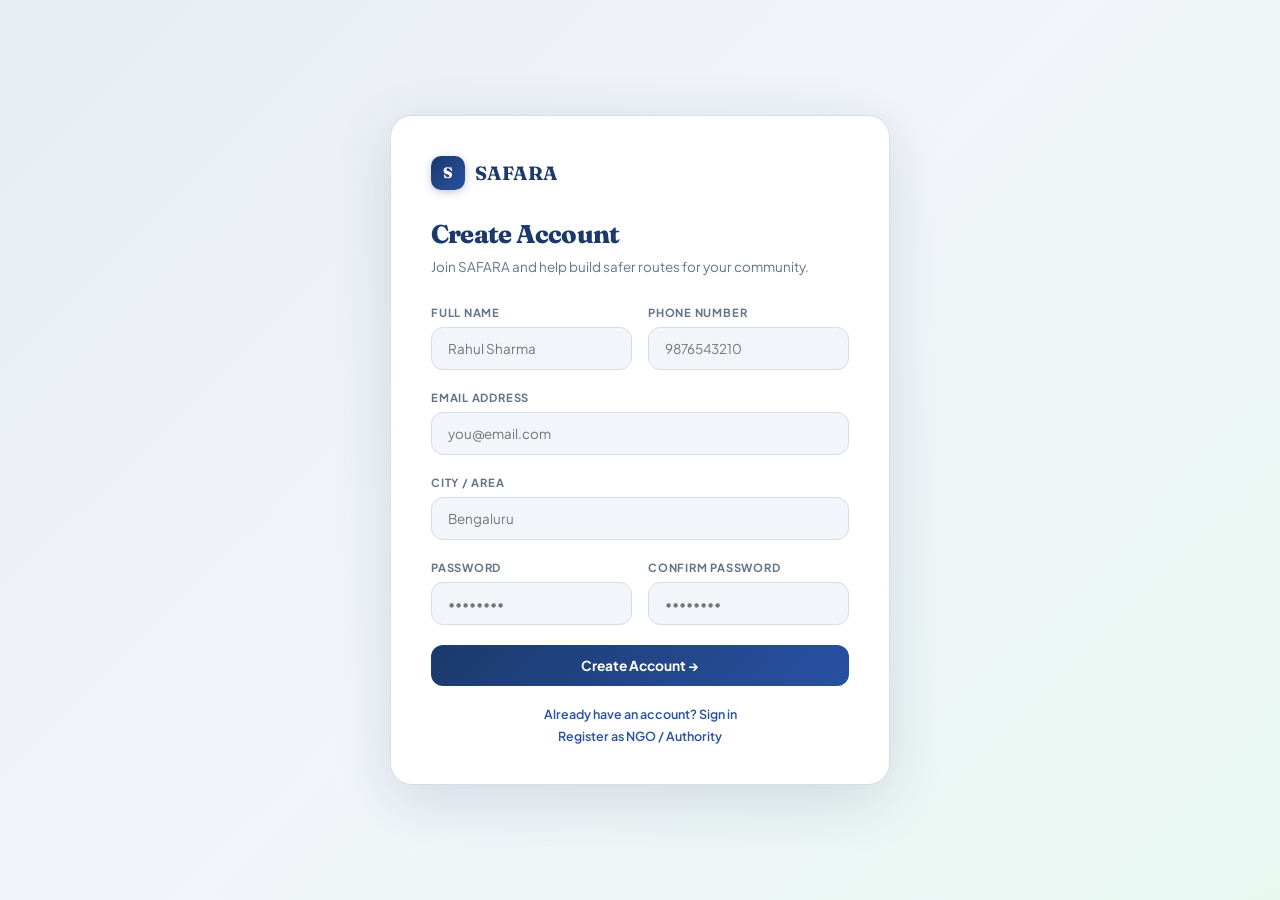
<file: frontend/signup.html>
<!DOCTYPE html>
<html lang="en">
<head>
<meta charset="UTF-8"/>
<meta name="viewport" content="width=device-width, initial-scale=1.0"/>
<title>Sign Up — SAFARA</title>
<link rel="stylesheet" href="css/styles.css"/>
</head>
<body>
<div class="auth-wrap">
  <div class="auth-card" style="max-width:500px">
    <div class="auth-logo">
      <div class="nb-mark">S</div>
      <span style="font-family:'Fraunces',serif;font-weight:700;font-size:1.2rem;color:var(--blue)">SAFARA</span>
    </div>
    <h2 class="auth-title">Create Account</h2>
    <p class="auth-sub">Join SAFARA and help build safer routes for your community.</p>

    <div class="form-row">
      <div class="form-group">
        <label class="form-label">Full Name</label>
        <input class="form-input" id="s-name" type="text" placeholder="Rahul Sharma"/>
      </div>
      <div class="form-group">
        <label class="form-label">Phone Number</label>
        <input class="form-input" id="s-phone" type="tel" placeholder="9876543210"/>
      </div>
    </div>
    <div class="form-group">
      <label class="form-label">Email Address</label>
      <input class="form-input" id="s-email" type="email" placeholder="you@email.com"/>
      <div class="form-error" id="err-email">Email already registered.</div>
    </div>
    <div class="form-group">
      <label class="form-label">City / Area</label>
      <input class="form-input" id="s-city" type="text" placeholder="Bengaluru"/>
    </div>
    <div class="form-row">
      <div class="form-group">
        <label class="form-label">Password</label>
        <input class="form-input" id="s-pass" type="password" placeholder="••••••••"/>
      </div>
      <div class="form-group">
        <label class="form-label">Confirm Password</label>
        <input class="form-input" id="s-pass2" type="password" placeholder="••••••••"/>
        <div class="form-error" id="err-pass">Passwords do not match.</div>
      </div>
    </div>

    <button class="btn btn-primary btn-full" onclick="doSignup()">Create Account →</button>
    <div class="auth-footer"><a href="login.html">Already have an account? Sign in</a></div>
    <div class="auth-footer" style="margin-top:6px"><a href="ngo_signup.html">Register as NGO / Authority</a></div>
  </div>
</div>
<script src="js/utils.js"></script>
<script>
function doSignup() {
  const name  = document.getElementById('s-name').value.trim();
  const email = document.getElementById('s-email').value.trim();
  const pass  = document.getElementById('s-pass').value;
  const pass2 = document.getElementById('s-pass2').value;

  document.getElementById('err-email').classList.remove('show');
  document.getElementById('err-pass').classList.remove('show');

  if (!name || !email || !pass) { alert('Please fill all required fields.'); return; }
  if (pass !== pass2) { document.getElementById('err-pass').classList.add('show'); return; }
  if (DB.emailExists(email)) { document.getElementById('err-email').classList.add('show'); return; }

  const user = DB.addUser({
    name, email, password: pass,
    phone: document.getElementById('s-phone').value,
    city: document.getElementById('s-city').value,
    role: 'user', reputation: 1,
    joined: new Date().toISOString().slice(0,10)
  });
  Auth.save(user);
  window.location.href = 'index.html';
}
</script>
</body>
</html>
</file>
<file: frontend/css/styles.css>
/* ═══════════════════════════════════════
   SAFARA — Global Stylesheet
   Navigate Smart. Travel Safe.
═══════════════════════════════════════ */

@import url('https://fonts.googleapis.com/css2?family=Plus+Jakarta+Sans:wght@300;400;500;600;700;800&family=Fraunces:ital,opsz,wght@0,9..144,400;0,9..144,700;0,9..144,800;1,9..144,400;1,9..144,700&display=swap');

*, *::before, *::after { box-sizing: border-box; margin: 0; padding: 0; }

:root {
  --bg:         #f2f5f9;
  --white:      #ffffff;
  --s1:         #e8edf4;
  --s2:         #d8e2ec;
  --blue:       #1b3a6b;
  --blue2:      #2851a3;
  --blue3:      #3b6fd4;
  --blue-light: #eaf0fb;
  --green:      #1a7a52;
  --green2:     #22c07a;
  --green-light:#e8f8f1;
  --red:        #dc2626;
  --red-light:  #fee2e2;
  --orange:     #d97706;
  --orange-light:#fef3c7;
  --text:       #1a2535;
  --muted:      #637488;
  --border:     #d4dde8;
  --shadow:     0 2px 16px rgba(27,58,107,.09);
  --shadow2:    0 8px 40px rgba(27,58,107,.16);
  --radius:     12px;
  --radius2:    18px;
}

html, body {
  height: 100%;
  font-family: 'Plus Jakarta Sans', sans-serif;
  background: var(--bg);
  color: var(--text);
  overflow-x: hidden;
}

/* ── SCROLLBAR ── */
::-webkit-scrollbar { width: 4px; }
::-webkit-scrollbar-track { background: var(--s1); }
::-webkit-scrollbar-thumb { background: var(--blue3); border-radius: 2px; }

/* ── ANIMATIONS ── */
@keyframes fadeUp   { from{opacity:0;transform:translateY(18px)} to{opacity:1;transform:translateY(0)} }
@keyframes fadeIn   { from{opacity:0} to{opacity:1} }
@keyframes pop      { 0%{transform:scale(.85);opacity:0} 60%{transform:scale(1.04)} 100%{transform:scale(1);opacity:1} }
@keyframes spin     { to{transform:rotate(360deg)} }
@keyframes pulse    { 0%,100%{transform:scale(1);opacity:1} 50%{transform:scale(1.5);opacity:.5} }
@keyframes sosPulse { 0%,100%{box-shadow:0 0 0 0 rgba(220,38,38,.5)} 70%{box-shadow:0 0 0 14px rgba(220,38,38,0)} }
@keyframes slideIn  { from{opacity:0;transform:translateX(20px)} to{opacity:1;transform:translateX(0)} }

.fu  { animation: fadeUp .6s ease both; }
.fi  { animation: fadeIn .5s ease both; }
.d1  { animation-delay: .1s; }
.d2  { animation-delay: .2s; }
.d3  { animation-delay: .3s; }
.d4  { animation-delay: .4s; }
.d5  { animation-delay: .5s; }

/* ══════════════════════════════
   NAVBAR
══════════════════════════════ */
.navbar {
  position: sticky; top: 0; z-index: 500;
  display: flex; align-items: center; justify-content: space-between;
  padding: 0 28px; height: 60px;
  background: var(--white);
  border-bottom: 1px solid var(--border);
  box-shadow: 0 2px 12px rgba(27,58,107,.07);
}
.nb-logo { display:flex; align-items:center; gap:10px; text-decoration:none; }
.nb-mark {
  width:34px; height:34px; border-radius:10px;
  background: linear-gradient(135deg, var(--blue), var(--blue2));
  display:flex; align-items:center; justify-content:center;
  color:#fff; font-family:'Fraunces',serif; font-weight:800; font-size:.95rem;
  box-shadow: 0 2px 8px rgba(27,58,107,.28);
}
.nb-name { font-family:'Fraunces',serif; font-weight:700; font-size:1.2rem; color:var(--blue); letter-spacing:-.02em; }
.nb-links { display:flex; gap:2px; }
.nb-link {
  padding: 8px 14px; border-radius:8px; border:none; background:none;
  font-family:'Plus Jakarta Sans',sans-serif; font-size:.78rem; font-weight:600;
  color:var(--muted); cursor:pointer; text-decoration:none;
  display:flex; align-items:center; transition:all .2s;
}
.nb-link:hover { background:var(--blue-light); color:var(--blue); }
.nb-link.active { background:var(--blue-light); color:var(--blue); }
.nb-right { display:flex; gap:10px; align-items:center; }
.nb-user {
  display:flex; align-items:center; gap:8px;
  font-size:.78rem; font-weight:600; color:var(--muted);
  padding:6px 12px; border-radius:8px; background:var(--bg);
  border:1px solid var(--border); text-decoration:none; cursor:pointer;
  transition:all .2s;
}
.nb-user:hover { background:var(--blue-light); color:var(--blue); }
.nb-sos {
  background: var(--red); color:#fff; border:none;
  padding:8px 18px; border-radius:8px;
  font-family:'Plus Jakarta Sans',sans-serif; font-weight:700; font-size:.78rem;
  cursor:pointer; transition:all .2s; animation: sosPulse 2s infinite;
  display:flex; align-items:center; gap:6px;
}
.nb-sos:hover { background:#b91c1c; transform:scale(1.04); }

/* ══════════════════════════════
   PAGE WRAPPER
══════════════════════════════ */
.page-wrap { max-width: 900px; margin: 0 auto; padding: 36px 24px; }
.page-wrap.wide { max-width: 1100px; }

/* ══════════════════════════════
   PAGE HEADER
══════════════════════════════ */
.pg-header { margin-bottom: 28px; }
.pg-label {
  font-size:.68rem; font-weight:700; letter-spacing:.12em;
  text-transform:uppercase; color:var(--green); margin-bottom:8px; display:block;
}
.pg-title {
  font-family:'Fraunces',serif; font-weight:800;
  font-size:clamp(1.6rem,3vw,2.2rem); color:var(--blue);
  letter-spacing:-.03em; margin-bottom:8px; line-height:1.1;
}
.pg-sub { font-size:.88rem; color:var(--muted); line-height:1.7; }

/* ══════════════════════════════
   CARDS
══════════════════════════════ */
.card {
  background: var(--white); border: 1.5px solid var(--border);
  border-radius: var(--radius2); padding: 28px;
  box-shadow: var(--shadow);
}
.card-accent::before {
  content:''; display:block; height:4px;
  background: linear-gradient(90deg, var(--blue), var(--green2));
  border-radius:100px; margin-bottom:24px;
}
.card:hover { box-shadow: var(--shadow2); }

/* ══════════════════════════════
   BUTTONS
══════════════════════════════ */
.btn {
  display:inline-flex; align-items:center; justify-content:center; gap:8px;
  padding:12px 24px; border-radius:var(--radius); border:none;
  font-family:'Plus Jakarta Sans',sans-serif; font-weight:700; font-size:.86rem;
  cursor:pointer; transition:all .22s; text-decoration:none;
}
.btn-primary {
  background: linear-gradient(135deg, var(--blue), var(--blue2));
  color:#fff;
}
.btn-primary:hover { opacity:.9; transform:translateY(-2px); box-shadow:0 6px 20px rgba(27,58,107,.3); }
.btn-green {
  background: linear-gradient(135deg, var(--green), #16a34a);
  color:#fff;
}
.btn-green:hover { opacity:.9; transform:translateY(-1px); }
.btn-outline {
  background:transparent; color:var(--blue);
  border:1.5px solid var(--blue);
}
.btn-outline:hover { background:var(--blue-light); }
.btn-ghost {
  background:var(--bg); color:var(--muted);
  border:1.5px solid var(--border);
}
.btn-ghost:hover { background:var(--s1); color:var(--text); }
.btn-red { background:var(--red); color:#fff; }
.btn-red:hover { background:#b91c1c; transform:translateY(-1px); }
.btn-sm { padding:8px 16px; font-size:.76rem; }
.btn-full { width:100%; }
.btn-icon { padding:8px; border-radius:8px; }

/* ══════════════════════════════
   FORM ELEMENTS
══════════════════════════════ */
.form-group { margin-bottom:20px; }
.form-label {
  display:block; font-size:.7rem; font-weight:700;
  letter-spacing:.07em; text-transform:uppercase;
  color:var(--muted); margin-bottom:8px;
}
.form-input, .form-select, .form-textarea {
  width:100%; background:var(--bg); border:1.5px solid var(--border);
  color:var(--text); padding:12px 16px; border-radius:var(--radius);
  font-family:'Plus Jakarta Sans',sans-serif; font-size:.84rem;
  outline:none; transition:border-color .2s, background .2s;
}
.form-input:focus, .form-select:focus, .form-textarea:focus {
  border-color:var(--blue2); background:var(--white);
}
.form-select { appearance:none; cursor:pointer; }
.form-textarea { resize:vertical; min-height:90px; }
.form-hint { font-size:.7rem; color:var(--muted); margin-top:5px; }
.form-error { font-size:.72rem; color:var(--red); margin-top:5px; display:none; }
.form-error.show { display:block; }
.form-row { display:grid; grid-template-columns:1fr 1fr; gap:16px; }

/* ══════════════════════════════
   BADGES & STATUS
══════════════════════════════ */
.badge {
  display:inline-flex; align-items:center; gap:5px;
  padding:3px 10px; border-radius:100px;
  font-size:.65rem; font-weight:700; letter-spacing:.06em; text-transform:uppercase;
}
.badge-green { background:var(--green-light); color:var(--green); border:1px solid rgba(26,122,82,.2); }
.badge-blue  { background:var(--blue-light);  color:var(--blue2); border:1px solid rgba(40,81,163,.2); }
.badge-red   { background:var(--red-light);   color:var(--red);   border:1px solid rgba(220,38,38,.2); }
.badge-orange{ background:var(--orange-light);color:var(--orange);border:1px solid rgba(217,119,6,.2); }
.badge-dot::before { content:''; width:5px; height:5px; border-radius:50%; background:currentColor; animation:pulse 2s infinite; }

/* ══════════════════════════════
   SAFETY SCORE BAR
══════════════════════════════ */
.score-wrap { }
.score-label { font-size:.72rem; font-weight:600; color:var(--muted); margin-bottom:6px; }
.score-bar-bg { background:var(--s2); border-radius:100px; height:8px; overflow:hidden; }
.score-bar-fill {
  height:100%; border-radius:100px;
  background: linear-gradient(90deg, var(--green2), #16a34a);
  transition: width 1.3s cubic-bezier(.22,1,.36,1); width:0%;
}
.score-num { font-size:.78rem; font-weight:700; color:var(--green); text-align:right; margin-top:4px; }

/* ══════════════════════════════
   ALERTS / MESSAGES
══════════════════════════════ */
.alert {
  border-radius:var(--radius); padding:14px 18px;
  display:flex; align-items:flex-start; gap:12px;
  font-size:.82rem; line-height:1.6;
}
.alert-green { background:var(--green-light); border:1px solid rgba(26,122,82,.2); color:var(--green); }
.alert-blue  { background:var(--blue-light);  border:1px solid rgba(40,81,163,.2);  color:var(--blue2); }
.alert-red   { background:var(--red-light);   border:1px solid rgba(220,38,38,.2);  color:var(--red); }
.alert-orange{ background:var(--orange-light);border:1px solid rgba(217,119,6,.2);  color:var(--orange); }

/* ══════════════════════════════
   TABLES
══════════════════════════════ */
.table-wrap { overflow-x:auto; }
table { width:100%; border-collapse:collapse; font-size:.82rem; }
thead { background:var(--bg); }
th { padding:10px 14px; text-align:left; font-size:.68rem; font-weight:700; letter-spacing:.07em; text-transform:uppercase; color:var(--muted); border-bottom:1px solid var(--border); }
td { padding:12px 14px; border-bottom:1px solid var(--s1); vertical-align:middle; }
tr:last-child td { border-bottom:none; }
tr:hover td { background:var(--bg); }

/* ══════════════════════════════
   SPINNER
══════════════════════════════ */
.spinner {
  width:32px; height:32px;
  border:3px solid var(--s2); border-top-color:var(--blue2);
  border-radius:50%; animation:spin .8s linear infinite;
}
.spinner-sm { width:18px; height:18px; border-width:2px; }
.loader-overlay {
  position:absolute; inset:0;
  background:rgba(242,245,249,.88);
  display:none; align-items:center; justify-content:center;
  flex-direction:column; gap:12px; z-index:999;
  border-radius:inherit;
}
.loader-overlay.show { display:flex; }
.loader-txt { font-size:.78rem; color:var(--muted); font-weight:500; }

/* ══════════════════════════════
   TOAST
══════════════════════════════ */
.toast {
  position:fixed; bottom:22px; right:22px; z-index:99999;
  background:var(--white); border:1.5px solid var(--border);
  border-radius:14px; padding:14px 18px;
  display:flex; align-items:center; gap:12px;
  box-shadow:var(--shadow2);
  transform:translateX(130%);
  transition:transform .4s cubic-bezier(.34,1.56,.64,1);
  min-width:260px; max-width:340px; pointer-events:none;
}
.toast.show { transform:translateX(0); pointer-events:all; }
.toast-ico { width:34px; height:34px; border-radius:50%; display:flex; align-items:center; justify-content:center; font-size:1rem; flex-shrink:0; }
.toast-ico.g { background:var(--green-light); }
.toast-ico.b { background:var(--blue-light); }
.toast-ico.r { background:var(--red-light); }
.toast-ico.o { background:var(--orange-light); }
.toast-title { font-weight:700; font-size:.83rem; margin-bottom:2px; }
.toast-sub { font-size:.7rem; color:var(--muted); }

/* ══════════════════════════════
   MODAL
══════════════════════════════ */
.modal-overlay {
  position:fixed; inset:0; background:rgba(0,0,0,.45);
  z-index:99998; display:none;
  align-items:center; justify-content:center;
  backdrop-filter:blur(4px);
}
.modal-overlay.show { display:flex; }
.modal {
  background:var(--white); border-radius:22px; padding:36px;
  max-width:420px; width:90%; text-align:center;
  box-shadow:0 24px 80px rgba(0,0,0,.22);
  animation:pop .4s ease both;
}
.modal-icon { font-size:3rem; margin-bottom:14px; }
.modal-title { font-family:'Fraunces',serif; font-weight:700; font-size:1.3rem; color:var(--blue); margin-bottom:10px; }
.modal-text { font-size:.84rem; color:var(--muted); line-height:1.75; margin-bottom:24px; }
.modal-actions { display:flex; gap:10px; justify-content:center; }

/* ══════════════════════════════
   STAT CARDS
══════════════════════════════ */
.stats-row { display:grid; grid-template-columns:repeat(4,1fr); gap:14px; margin-bottom:24px; }
.stat-card {
  background:var(--white); border:1.5px solid var(--border);
  border-radius:var(--radius); padding:18px 20px;
  box-shadow:var(--shadow); transition:all .2s;
}
.stat-card:hover { transform:translateY(-2px); box-shadow:var(--shadow2); }
.stat-val { font-family:'Fraunces',serif; font-weight:800; font-size:1.8rem; color:var(--blue); letter-spacing:-.04em; line-height:1; margin-bottom:4px; }
.stat-val.green { color:var(--green); }
.stat-val.red { color:var(--red); }
.stat-val.orange { color:var(--orange); }
.stat-key { font-size:.68rem; color:var(--muted); text-transform:uppercase; letter-spacing:.08em; }

/* ══════════════════════════════
   AUTH PAGES
══════════════════════════════ */
.auth-wrap {
  min-height:100vh; display:flex; align-items:center; justify-content:center;
  background: linear-gradient(135deg, #e8edf4 0%, #f2f5f9 50%, #e8f8f1 100%);
  padding:24px;
}
.auth-card {
  background:var(--white); border-radius:22px; padding:40px;
  width:100%; max-width:460px;
  box-shadow:0 16px 60px rgba(27,58,107,.14);
  border:1.5px solid var(--border);
}
.auth-logo { display:flex; align-items:center; gap:10px; margin-bottom:28px; }
.auth-title { font-family:'Fraunces',serif; font-weight:800; font-size:1.6rem; color:var(--blue); letter-spacing:-.03em; margin-bottom:6px; }
.auth-sub { font-size:.84rem; color:var(--muted); line-height:1.6; margin-bottom:28px; }
.auth-divider { text-align:center; position:relative; margin:20px 0; }
.auth-divider::before { content:''; position:absolute; top:50%; left:0; right:0; height:1px; background:var(--border); }
.auth-divider span { background:var(--white); padding:0 12px; font-size:.75rem; color:var(--muted); position:relative; }
.auth-footer { text-align:center; margin-top:20px; font-size:.78rem; color:var(--muted); }
.auth-footer a { color:var(--blue2); font-weight:600; text-decoration:none; }
.auth-footer a:hover { text-decoration:underline; }

/* ══════════════════════════════
   REPUTATION INDICATOR
══════════════════════════════ */
.rep-bar { display:flex; gap:4px; align-items:center; }
.rep-pip { width:8px; height:8px; border-radius:2px; background:var(--s2); transition:background .3s; }
.rep-pip.fill { background:var(--green2); }
.rep-label { font-size:.7rem; color:var(--muted); margin-left:4px; }

/* ══════════════════════════════
   RESPONSIVE
══════════════════════════════ */
@media(max-width:768px) {
  .nb-links { display:none; }
  .page-wrap { padding:24px 16px; }
  .form-row { grid-template-columns:1fr; }
  .stats-row { grid-template-columns:1fr 1fr; }
  .auth-card { padding:28px 20px; }
}
@media(max-width:480px) {
  .stats-row { grid-template-columns:1fr; }
}
</file>
